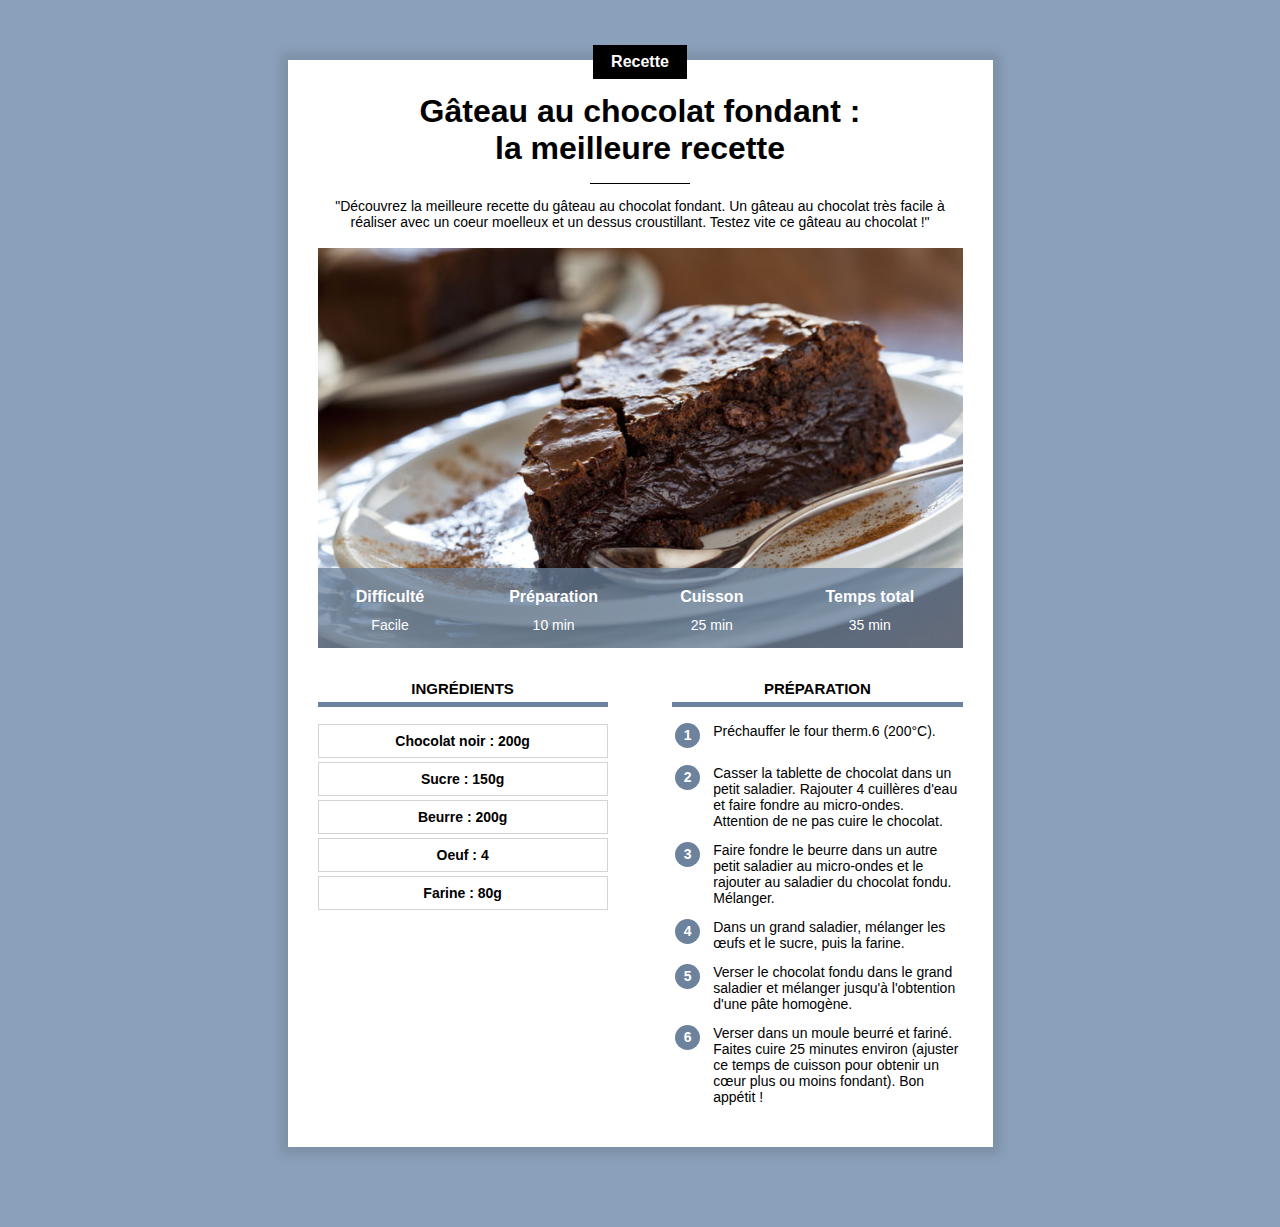
<file: index.html>
<!DOCTYPE html>
<html lang="fr">
    <head>
        <title>Gâteau au chocolat fondant</title>
        <meta charset="UTF-8">
        <meta name="viewport" content="width=device-width, initial-scale=1.0">
        <link rel="stylesheet" href="recette.css"/>
    </head>
    <body>
        <div class="contenu">
            <div class="center categorie">
                <p class="categorie">Recette</p>
            </div>            
            <div class="center">
                <h1>Gâteau au chocolat fondant : la meilleure recette</h1>
                <div class="separateur"></div>
                    <p class="description">"Découvrez la meilleure recette du gâteau au chocolat fondant. Un gâteau au chocolat très facile à réaliser avec un coeur moelleux et un dessus croustillant. Testez vite ce gâteau au chocolat !"</p>
            </div>
            <div class="info">
                <img class="center info" src="gateau.jpg">
                <table class="info">
                    <tr>    <th>Difficulté</th> <th>Préparation</th>    <th>Cuisson</th>    <th>Temps total</th>    </tr>
                    <tr>    <td>Facile</td>     <td>10 min</td>         <td>25 min</td>     <td>35 min</td>         </tr>
                </table>
            </div>
            <div>
                <div class="colonne1 colonne">   
                    <h2>Ingrédients</h2>
                        <div class="ingredients">
                            <p>Chocolat noir : 200g</p>
                            <p>Sucre : 150g</p>
                            <p>Beurre : 200g</p>
                            <p>Oeuf : 4</p>
                            <p>Farine : 80g</p>
                        </div>
                </div> 
                <div class="colonne2 colonne"> 
                    <h2>Préparation</h2>
                        <table class="preparation">
                            <tr><td><p class="numero">1</p></td><td class="preparation_etape">Préchauffer le four therm.6 (200°C).</td></tr>
                            <tr><td><p class="numero">2</p></td><td class="preparation_etape">Casser la tablette de chocolat dans un petit saladier. Rajouter 4 cuillères d'eau et faire fondre au micro-ondes. Attention de ne pas cuire le chocolat.</td></tr>
                            <tr><td><p class="numero">3</p></td><td class="preparation_etape">Faire fondre le beurre dans un autre petit saladier au micro-ondes et le rajouter au saladier du chocolat fondu. Mélanger.</td></tr>
                            <tr><td><p class="numero">4</p></td><td class="preparation_etape">Dans un grand saladier, mélanger les œufs et le sucre, puis la farine.</td></tr>
                            <tr><td><p class="numero">5</p></td><td class="preparation_etape">Verser le chocolat fondu dans le grand saladier et mélanger jusqu'à l'obtention d'une pâte homogène.</td></tr>
                            <tr><td><p class="numero">6</p></td><td class="preparation_etape">Verser dans un moule beurré et fariné. Faites cuire 25 minutes environ (ajuster ce temps de cuisson pour obtenir un cœur plus ou moins fondant). Bon appétit !</td></tr>
                        </table>
                </div>
            </div>    
        </div>
    </body>
</html>
</file>
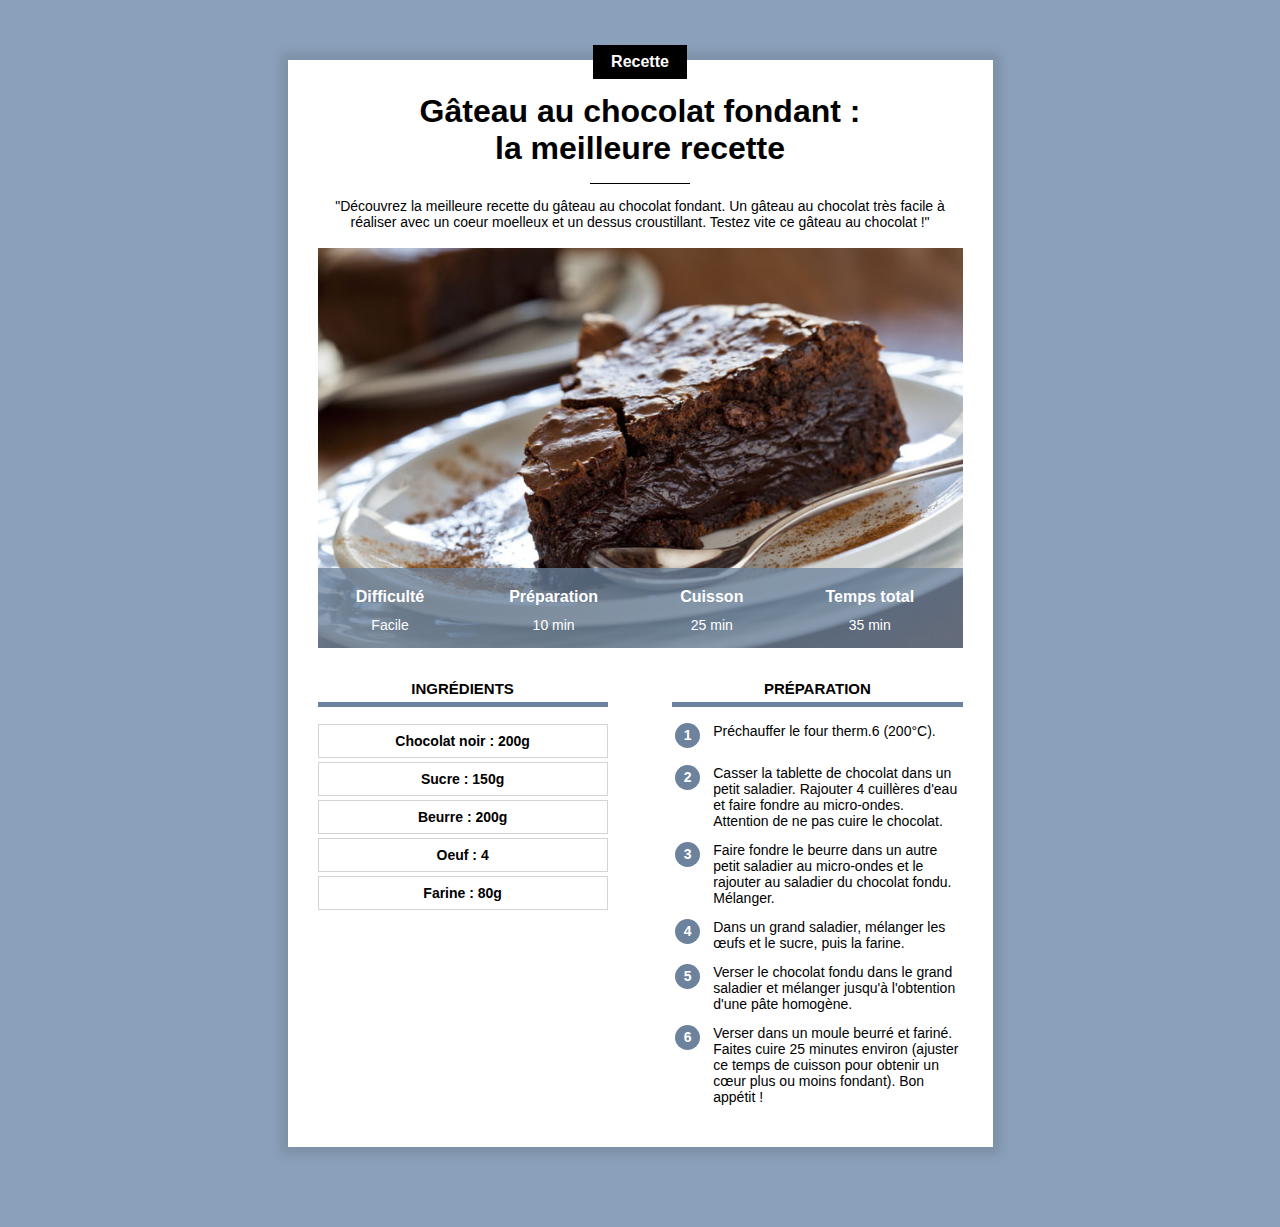
<file: recette.html>
<!DOCTYPE html>
<html lang="fr">
    <head>
        <title>Gâteau au chocolat fondant</title>
        <meta charset="UTF-8">
        <link rel="stylesheet" href="recette.css"/>
    </head>
    <body>
        <div class="contenu">
            <div class="center categorie">
                <p class="categorie">Recette</p>
            </div>            
            <div class="center">
                <h1>Gâteau au chocolat fondant : la meilleure recette</h1>
                <div class="separateur"></div>
                    <p class="description">"Découvrez la meilleure recette du gâteau au chocolat fondant. Un gâteau au chocolat très facile à réaliser avec un coeur moelleux et un dessus croustillant. Testez vite ce gâteau au chocolat !"</p>
            </div>
            <div class="info">
                <img class="center info" src="gateau.jpg">
                <table class="info">
                    <tr>    <th>Difficulté</th> <th>Préparation</th>    <th>Cuisson</th>    <th>Temps total</th>    </tr>
                    <tr>    <td>Facile</td>     <td>10 min</td>         <td>25 min</td>     <td>35 min</td>         </tr>
                </table>
            </div>
            <div>
                <div class="colonne1 colonne">   
                    <h2>Ingrédients</h2>
                        <div class="ingredients">
                            <p>Chocolat noir : 200g</p>
                            <p>Sucre : 150g</p>
                            <p>Beurre : 200g</p>
                            <p>Oeuf : 4</p>
                            <p>Farine : 80g</p>
                        </div>
                </div> 
                <div class="colonne2 colonne"> 
                    <h2>Préparation</h2>
                        <table class="preparation">
                            <tr><td><p class="numero">1</p></td><td class="preparation_etape">Préchauffer le four therm.6 (200°C).</td></tr>
                            <tr><td><p class="numero">2</p></td><td class="preparation_etape">Casser la tablette de chocolat dans un petit saladier. Rajouter 4 cuillères d'eau et faire fondre au micro-ondes. Attention de ne pas cuire le chocolat.</td></tr>
                            <tr><td><p class="numero">3</p></td><td class="preparation_etape">Faire fondre le beurre dans un autre petit saladier au micro-ondes et le rajouter au saladier du chocolat fondu. Mélanger.</td></tr>
                            <tr><td><p class="numero">4</p></td><td class="preparation_etape">Dans un grand saladier, mélanger les œufs et le sucre, puis la farine.</td></tr>
                            <tr><td><p class="numero">5</p></td><td class="preparation_etape">Verser le chocolat fondu dans le grand saladier et mélanger jusqu'à l'obtention d'une pâte homogène.</td></tr>
                            <tr><td><p class="numero">6</p></td><td class="preparation_etape">Verser dans un moule beurré et fariné. Faites cuire 25 minutes environ (ajuster ce temps de cuisson pour obtenir un cœur plus ou moins fondant). Bon appétit !</td></tr>
                        </table>
                </div>
            </div>    
        </div>
    </body>
</html>
</file>
<file: recette.css>
* {overflow: auto;}

/* --- APPARENCE --- */

body {background-color: #8BA1BB; font-family: Arial; margin: 0;}
div.contenu {background-color: white; margin: 40px 8px 40px 8px; padding: 0px 8px 20px 8px; box-shadow: 0px 0px 10px 8px rgba(0, 0, 0, 0.1); overflow: visible;}

/* --- TITRE & DESCRIPTIF --- */

.center {text-align: center; width: 100%;}
div.categorie {margin-bottom: 0px; margin-top: 0px; overflow: visible;}
p.categorie {background-color: black; color: white; display: inline-block; margin-top: -15px; margin-bottom: 0px; padding: 8px 18px; font-weight: bold; font-size: 16px;}

h1 {text-align: center; max-width: 450px; display: inline-block; margin-bottom: 12px; margin-top: 10px;}
div.separateur {background-color: black; width: 100px; height: 1px; margin-left: auto; margin-right: auto;}
p.description {text-align: center; max-width: 800px; display: inline-block; font-size: 14px;}

/* --- IMG & TABLEAU --- */

div.info {position: relative; background-color: blue;}
img.info {display: block; object-fit: cover; max-height: 400px; min-height: 200px; background-color: lightgray;}

table.info {position: absolute; bottom: 0%; width: 100%; height: 50px; color: white; background-color: #6C829DC0;}
table.info th {font-size: 14px; vertical-align: bottom; padding-bottom: 8px;}
table.info td {font-size: 12px; vertical-align: top; text-align: center;}

/* --- INGREDIENTS & PREPARATION --- */

div.colonne {width: 100%; margin-top: 20px;}
div.colonne h2 {text-align: center; text-transform: uppercase; font-size: 15px; border-bottom: 5px solid #6C829D; padding-bottom: 5px;}

div.colonne1 {display: inline-block;}
div.ingredients p {border: 1px solid lightgrey; padding: 8px 0; margin-top: 4px; margin-bottom: 0; text-align: center; font-weight: bold; font-size: 14px;}

table.preparation p.numero {background-color: #6C829D; color: white; width: 25px; height: 25px; text-align: center; font-size: 14px; font-weight: bold; padding-top: 4px; box-sizing: border-box; border-radius: 50%; margin: 0;}
table.preparation td {vertical-align: top;}
table.preparation td.preparation_etape {font-size: 14px; padding-left: 10px; padding-bottom: 10px;}
table.preparation tr {height: 40px;}

/* Styles pour ordinateur */
@media only screen and (min-width: 768px) {
    /* --- APPARENCE --- */
    div.contenu {min-width: 350px; margin: 60px 10% 80px 10%; padding: 0px 30px 30px 30px;}
    /* --- TITRE & DESCRIPTIF --- */
    /* --- IMG & TABLEAU --- */
    table.info {height: 80px;}
    table.info th {font-size: 16px;}
    table.info td {font-size: 14px;}
    /* --- INGREDIENTS & PREPARATION --- */
    div.colonne {width: 45%;}
    div.colonne1 {margin-right: 10%;}
    div.colonne2 {float: right;}
}

@media only screen and (min-width: 900px) {
    /* --- APPARENCE --- */
    div.contenu {width: 645px; margin-left: auto; margin-right: auto;}
    /* --- TITRE & DESCRIPTIF --- */
    /* --- IMG & TABLEAU --- */
    /* --- INGREDIENTS & PREPARATION --- */
}
</file>
